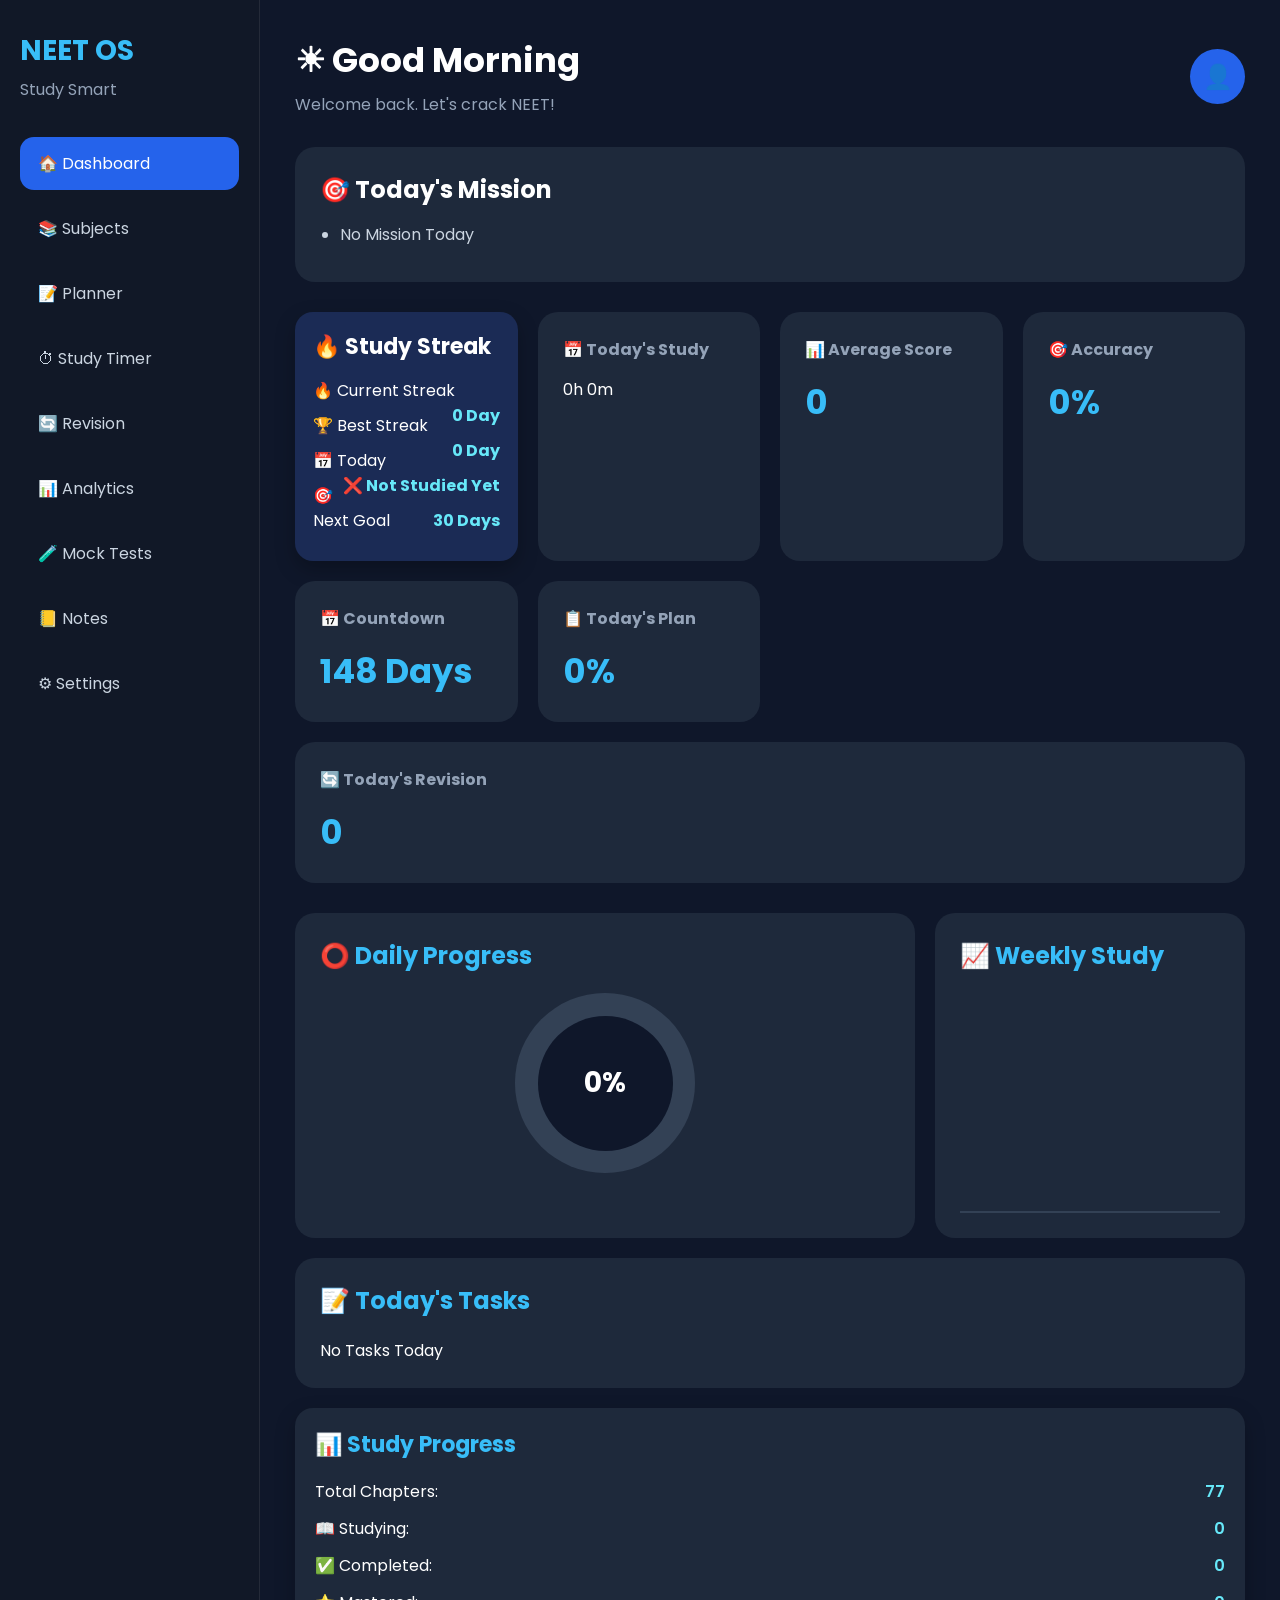
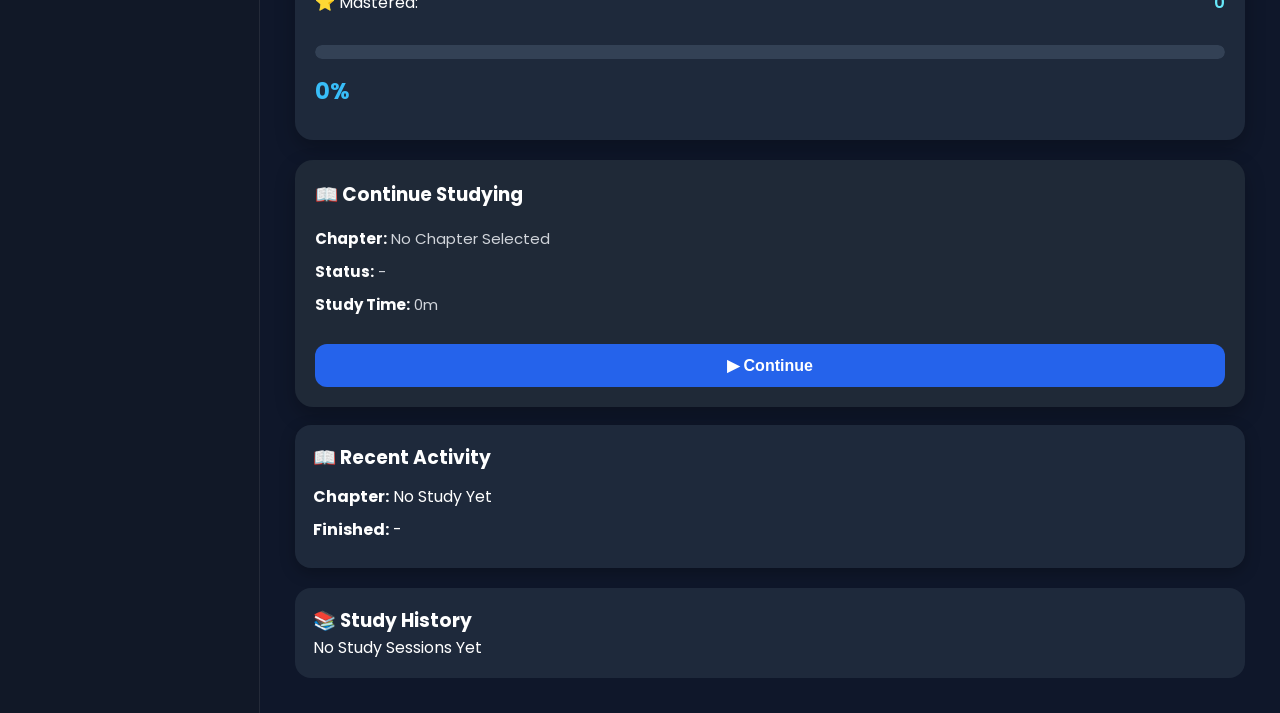
<file: index.html>
<!DOCTYPE html>
<html lang="en">
<head>
    <meta charset="UTF-8">
    <meta name="viewport" content="width=device-width, initial-scale=1.0">

    <title>NEET OS</title>

    <link rel="manifest" href="manifest.json">
    <meta name="theme-color" content="#0f172a">
    <link rel="icon" href="favicon.ico" type="image/x-icon">
    <link rel="preconnect" href="https://fonts.googleapis.com">
    <link rel="preconnect" href="https://fonts.gstatic.com" crossorigin>

    <link href="https://fonts.googleapis.com/css2?family=Poppins:wght@300;400;500;600;700&display=swap" rel="stylesheet">

    <link rel="stylesheet" href="assets/css/style.css">
</head>

<body>

<div class="app">

    <!-- Sidebar -->

    <aside class="sidebar">

        <div class="logo">
            <h2>NEET OS</h2>
            <p>Study Smart</p>
        </div>

        <nav>

            <a href="index.html" class="active">
    🏠 Dashboard
</a>

<a href="pages/subjects.html">
    📚 Subjects
</a>

<a href="pages/planner.html">
    📝 Planner
</a>

<a href="pages/timer.html">
    ⏱ Study Timer
</a>

<a href="pages/revision.html">
    🔄 Revision
</a>

<a href="pages/analytics.html">
    📊 Analytics
</a>

<a href="pages/mocktest.html">
    🧪 Mock Tests
</a>

<a href="pages/notes.html">
    📒 Notes
</a>

<a href="pages/settings.html">
    ⚙ Settings
</a>

        </nav>

    </aside>

    <!-- Main -->

    <main class="main">

        <header class="topbar">

          <button id="menuBtn" class="menu-btn">☰</button>

            <div>

                <h1>
                    👋 Good Morning
                </h1>

                <p>
                    Welcome back. Let's crack NEET!
                </p>

            </div>

            <div class="profile">

                👤

            </div>

        </header>

        <!-- Today's Mission -->

        <section class="mission">

    <h2>
        🎯 Today's Mission
    </h2>

    <ul id="missionList">

        <li>No Mission Today</li>

    </ul>

</section>

        <!-- Dashboard Cards -->

        <section class="cards">

            <div class="study-streak-card">

    <h3>🔥 Study Streak</h3>

    <p>
        🔥 Current Streak
        <span id="streakText"></span>
    </p>

    <p>
        🏆 Best Streak
        <span id="bestStreakText"></span>
    </p>

    <p>
        📅 Today
        <span id="todayStatus"></span>
    </p>

    <p>
        🎯 Next Goal
        <span id="nextGoal"></span>
    </p>

</div>

<div class="card">

    <h3>📅 Today's Study</h3>

    <p id="todayStudyTime">
        0h 0m
    </p>

</div>
            
            <div class="card">
    <h3>📊 Average Score</h3>
    <h1 id="averageScore">0</h1>
</div>

            <div class="card">
    <h3>🎯 Accuracy</h3>
    <h1 id="averageAccuracy">0%</h1>
</div>

            <div class="card">
                <h3>📅 Countdown</h3>
                <h1>281 Days</h1>
            </div>

            <div class="card">

    <h3>📋 Today's Plan</h3>

    <h1 id="todayPlanPercent">

        0%

    </h1>

</div>

        </section>


        
        <!-- Dashboard Grid -->

<div class="card revision-card">

    <h3>
        🔄 Today's Revision
    </h3>

    <h1 id="revisionDueCount">
        0
    </h1>

</div>

<section class="dashboard-grid">

    <!-- Progress -->

    <div class="panel">

        <h2>⭕ Daily Progress</h2>

       <div class="progress-ring" id="dailyProgressRing">
    <div class="inner" id="dailyProgressText">0%</div>
</div>

    </div>

    <!-- Weekly Graph -->

    <div class="panel">

        <h2>📈 Weekly Study</h2>

        <div class="graph">

    <div class="bar" id="day0"></div>

    <div class="bar" id="day1"></div>

    <div class="bar" id="day2"></div>

    <div class="bar" id="day3"></div>

    <div class="bar" id="day4"></div>

    <div class="bar" id="day5"></div>

    <div class="bar" id="day6"></div>

</div>

    </div>

</section>

<!-- Today's Tasks -->

<section class="panel" style="margin-top:20px;">

    <h2>📝 Today's Tasks</h2>

    <div id="todayTaskList">

        No Tasks Today

    </div>

</section>

<div class="dashboard-card">
    <h3>📊 Study Progress</h3>

    <p>Total Chapters: <span id="totalChapters">0</span></p>
    <p>📖 Studying: <span id="studyingCount">0</span></p>
    <p>✅ Completed: <span id="completedCount">0</span></p>
    <p>⭐ Mastered: <span id="masteredCount">0</span></p>

    <progress id="progressBar" value="0" max="100"></progress>

    <p id="progressText">0%</p>
</div>

<div class="continue-card">

    <h3>📖 Continue Studying</h3>

    <p>
        <strong>Chapter:</strong>
        <span id="continueChapter">No Chapter Selected</span>
    </p>

    <p>
        <strong>Status:</strong>
        <span id="continueStatus">-</span>
    </p>

    <p>
        <strong>Study Time:</strong>
        <span id="continueTime">0m</span>
    </p>

    <button id="continueBtn">
        ▶ Continue
    </button>

</div>

<div class="recent-card">

    <h3>📖 Recent Activity</h3>

    <p>
        <strong>Chapter:</strong>
        <span id="recentChapter">No Study Yet</span>
    </p>

    <p>
        <strong>Finished:</strong>
        <span id="recentDate">-</span>
    </p>

</div>

<div class="history-card">

    <h3>📚 Study History</h3>

    <div id="historyList">

        No Study Sessions Yet

    </div>

</div>

    </main>

</div>

<script src="assets/js/app.js"></script>

<script>
if ("serviceWorker" in navigator) {
    window.addEventListener("load", () => {
        navigator.serviceWorker.register("./sw.js")
            .then(() => {
                console.log("✅ Service Worker Registered");
            })
            .catch((err) => {
                console.error("Service Worker Error:", err);
            });
    });
}
</script>

</body>
</html>
</file>
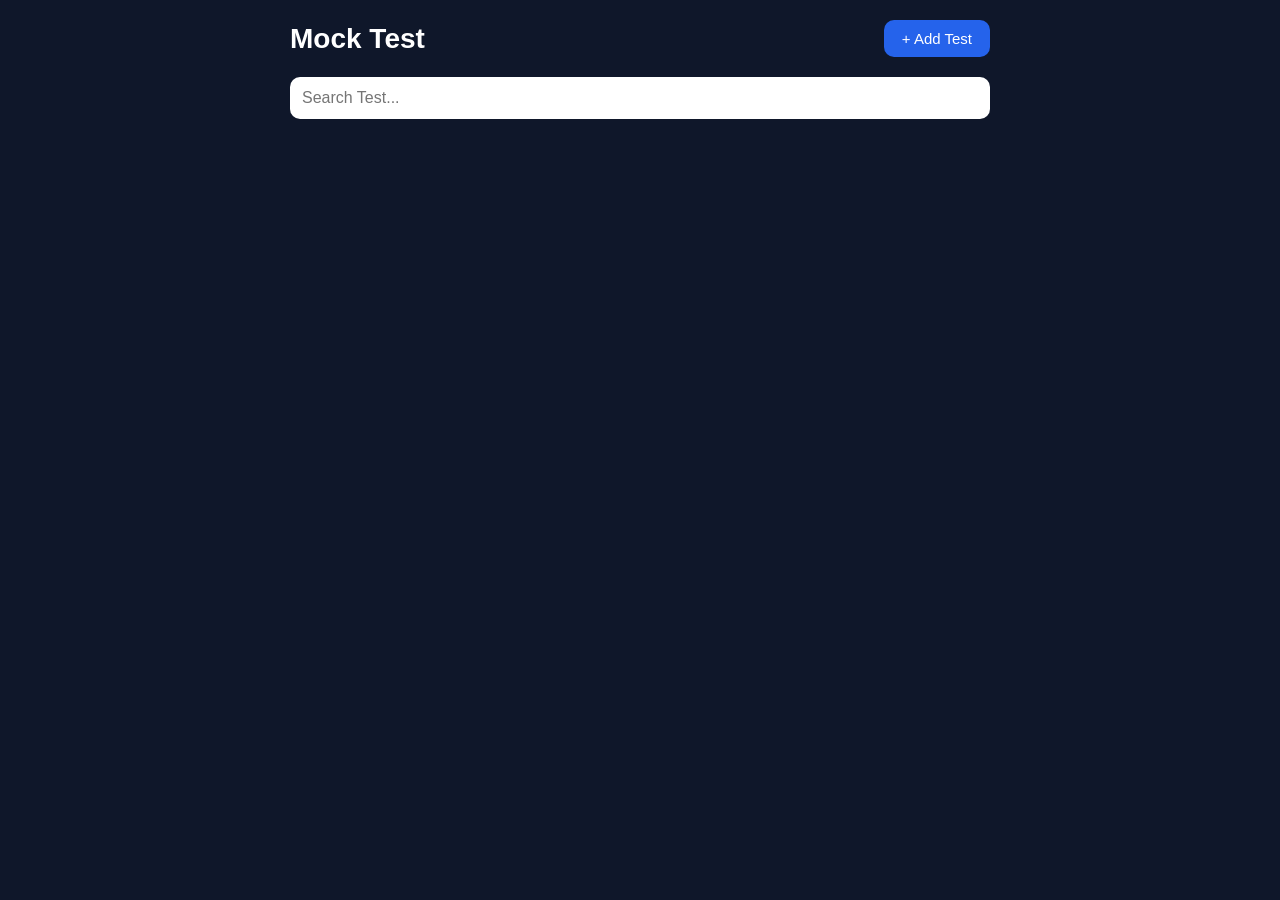
<file: pages/mocktest.html>
<!DOCTYPE html>
<html lang="en">
<head>
    <meta charset="UTF-8">
    <meta name="viewport" content="width=device-width, initial-scale=1.0">

    <title>Mock Test</title>

    <link rel="stylesheet" href="../assets/css/mocktest.css">
</head>
<body>

    <div class="container">

        <div class="header">
            <h1>Mock Test</h1>

            <button id="addTestBtn">
                + Add Test
            </button>
        </div>

        <div class="searchBox">
            <input
                type="text"
                id="searchInput"
                placeholder="Search Test..."
            >
        </div>

        <div id="testList">
           

</div>

 <div id="testModal" class="modal">

    <div class="modalContent">

        <h2>Add Mock Test</h2>

        <input
            type="text"
            id="testName"
            placeholder="Test Name"
        >

        <input
            type="number"
            id="totalQuestions"
            placeholder="Total Questions"
        >

        <input
            type="number"
            id="correctQuestions"
            placeholder="Correct Questions"
        >

        <input
            type="number"
            id="wrongQuestions"
            placeholder="Wrong Questions"
        >

        <div class="btnGroup">

            <button id="saveTestBtn">
                Save Test
            </button>

            <button id="closeModalBtn">
                Cancel
            </button>

        </div>

    </div>

        </div>

    </div>

    <script src="../assets/js/mocktest.js"></script>
</body>
</html>
</file>
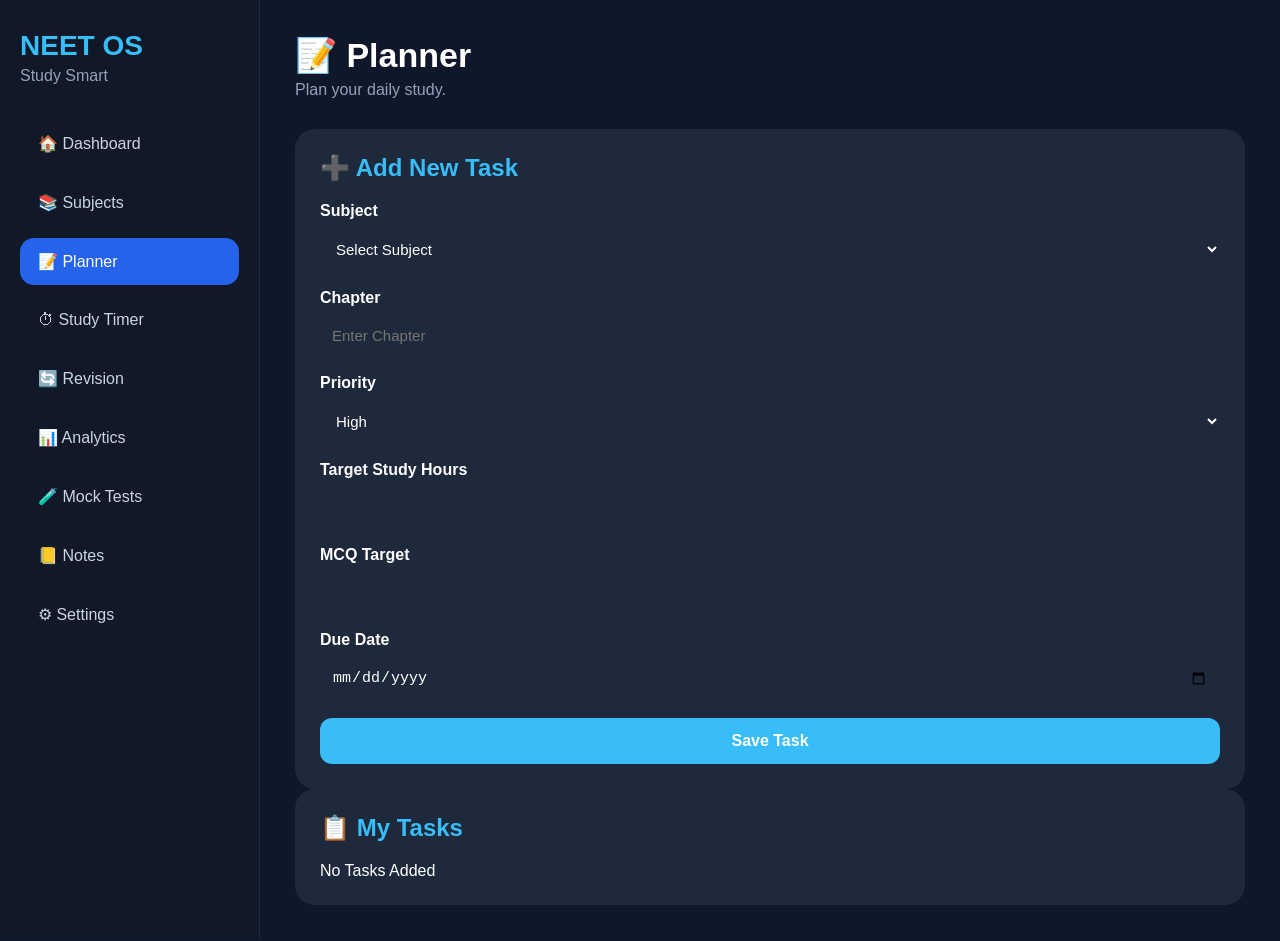
<file: pages/planner.html>
<!DOCTYPE html>
<html lang="en">
<head>

    <meta charset="UTF-8">

    <meta name="viewport"
          content="width=device-width, initial-scale=1.0">

    <title>Planner | NEET OS</title>

    <link rel="stylesheet"
          href="../assets/css/style.css">

</head>

<body>

<div class="app">

    <!-- Sidebar -->

    <aside class="sidebar">

        <div class="logo">

            <h2>NEET OS</h2>

            <p>Study Smart</p>

        </div>

        <nav>

            <a href="../index.html">
                🏠 Dashboard
            </a>

            <a href="subjects.html">
                📚 Subjects
            </a>

            <a href="planner.html"
               class="active">
                📝 Planner
            </a>

            <a href="timer.html">
                ⏱ Study Timer
            </a>

            <a href="revision.html">
                🔄 Revision
            </a>

            <a href="analytics.html">
                📊 Analytics
            </a>

            <a href="mocktest.html">
                🧪 Mock Tests
            </a>

            <a href="notes.html">
                📒 Notes
            </a>

            <a href="settings.html">
                ⚙ Settings
            </a>

        </nav>

    </aside>

    <!-- Main -->

    <main class="main">

        <header class="topbar">

            <div>

                <h1>
                    📝 Planner
                </h1>

                <p>
                    Plan your daily study.
                </p>

            </div>

        </header>

        <!-- Planner Form -->

        <section class="panel">

            <h2>
                ➕ Add New Task
            </h2>

            <form id="plannerForm">

                <div class="form-group">

                    <label>
                        Subject
                    </label>

                    <select id="subject">

                        <option value="">
                            Select Subject
                        </option>

                        <option>
                            Biology
                        </option>

                        <option>
                            Chemistry
                        </option>

                        <option>
                            Physics
                        </option>

                    </select>

                </div>

                <div class="form-group">

                    <label>
                        Chapter
                    </label>

                    <input
                        type="text"
                        id="chapter"
                        placeholder="Enter Chapter">

                </div>

                <div class="form-group">

                    <label>
                        Priority
                    </label>

                    <select id="priority">

                        <option>
                            High
                        </option>

                        <option>
                            Medium
                        </option>

                        <option>
                            Low
                        </option>

                    </select>

                </div>

                <div class="form-group">

                    <label>
                        Target Study Hours
                    </label>

                    <input
                        type="number"
                        id="hours">

                </div>

                <div class="form-group">

                    <label>
                        MCQ Target
                    </label>

                    <input
                        type="number"
                        id="mcq">

                </div>

                <div class="form-group">

                    <label>
                        Due Date
                    </label>

                    <input
                        type="date"
                        id="dueDate">

                </div>

                <button
                    type="submit">

                    Save Task

                </button>

            </form>

        </section>

        <!-- Task List -->

        <section class="panel">

            <h2>
                📋 My Tasks
            </h2>

            <div id="taskList">

                No Tasks Added

            </div>

        </section>

    </main>

</div>

<script src="../assets/js/planner.js"></script>

</body>
</html>
</file>
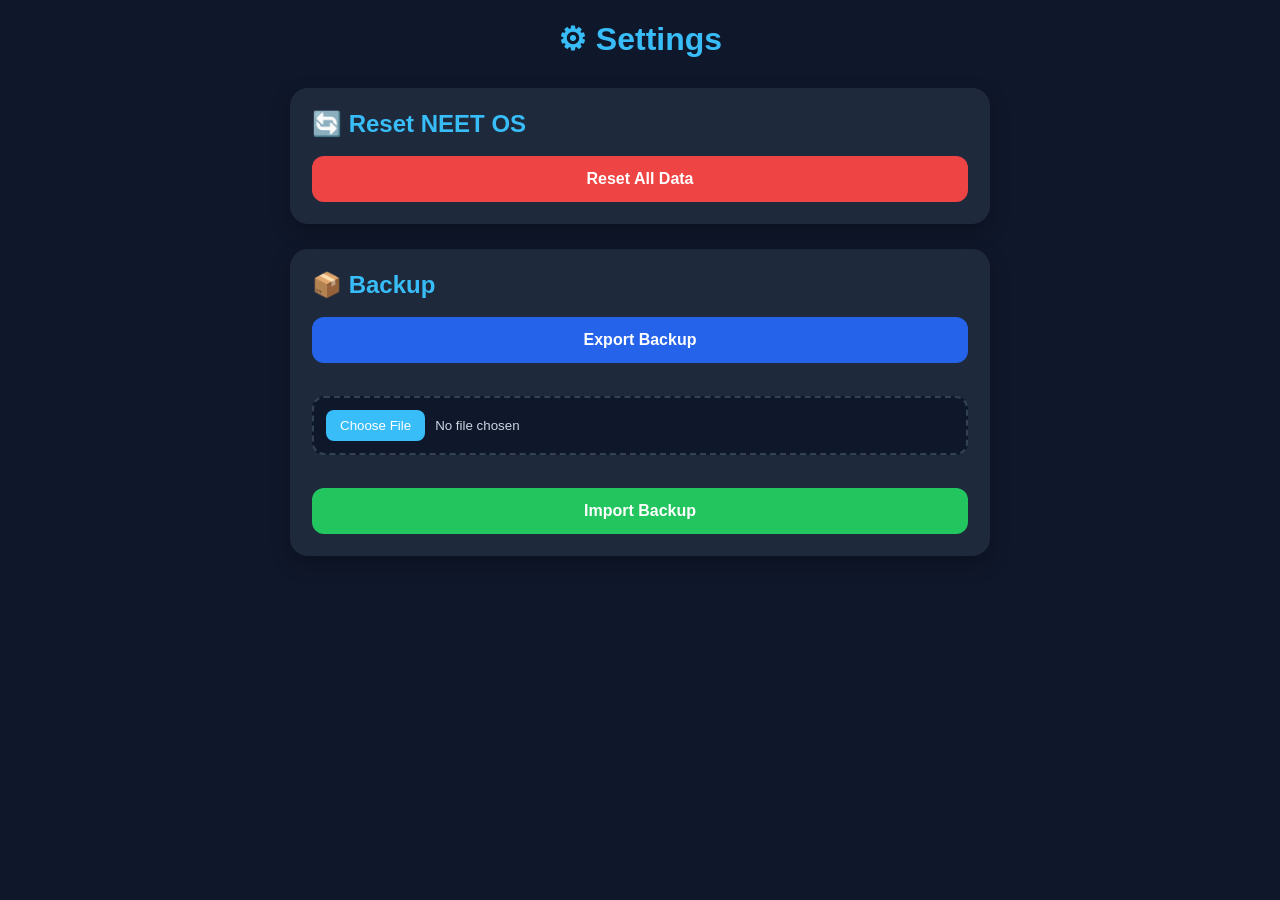
<file: pages/settings.html>
<!DOCTYPE html>
<html lang="en">

<head>

<meta charset="UTF-8">

<meta name="viewport"
content="width=device-width, initial-scale=1.0">

<title>Settings</title>

<link rel="stylesheet"
href="../assets/css/settings.css">

</head>

<body>

<div class="container">

    <h1>
        ⚙ Settings
    </h1>

    <div class="settingCard">

        <h2>
            🔄 Reset NEET OS
        </h2>

        <button id="resetBtn">

            Reset All Data

        </button>

    </div>

    <div class="settingCard">

        <h2>
            📦 Backup

        </h2>

        <button id="exportBtn">

            Export Backup

        </button>

        <br><br>

        <input
            type="file"
            id="importFile"
            accept=".json"
        >

        <br><br>

        <button id="importBtn">

            Import Backup

        </button>

    </div>

</div>

<script src="../assets/js/settings.js"></script>

</body>

</html>
</file>
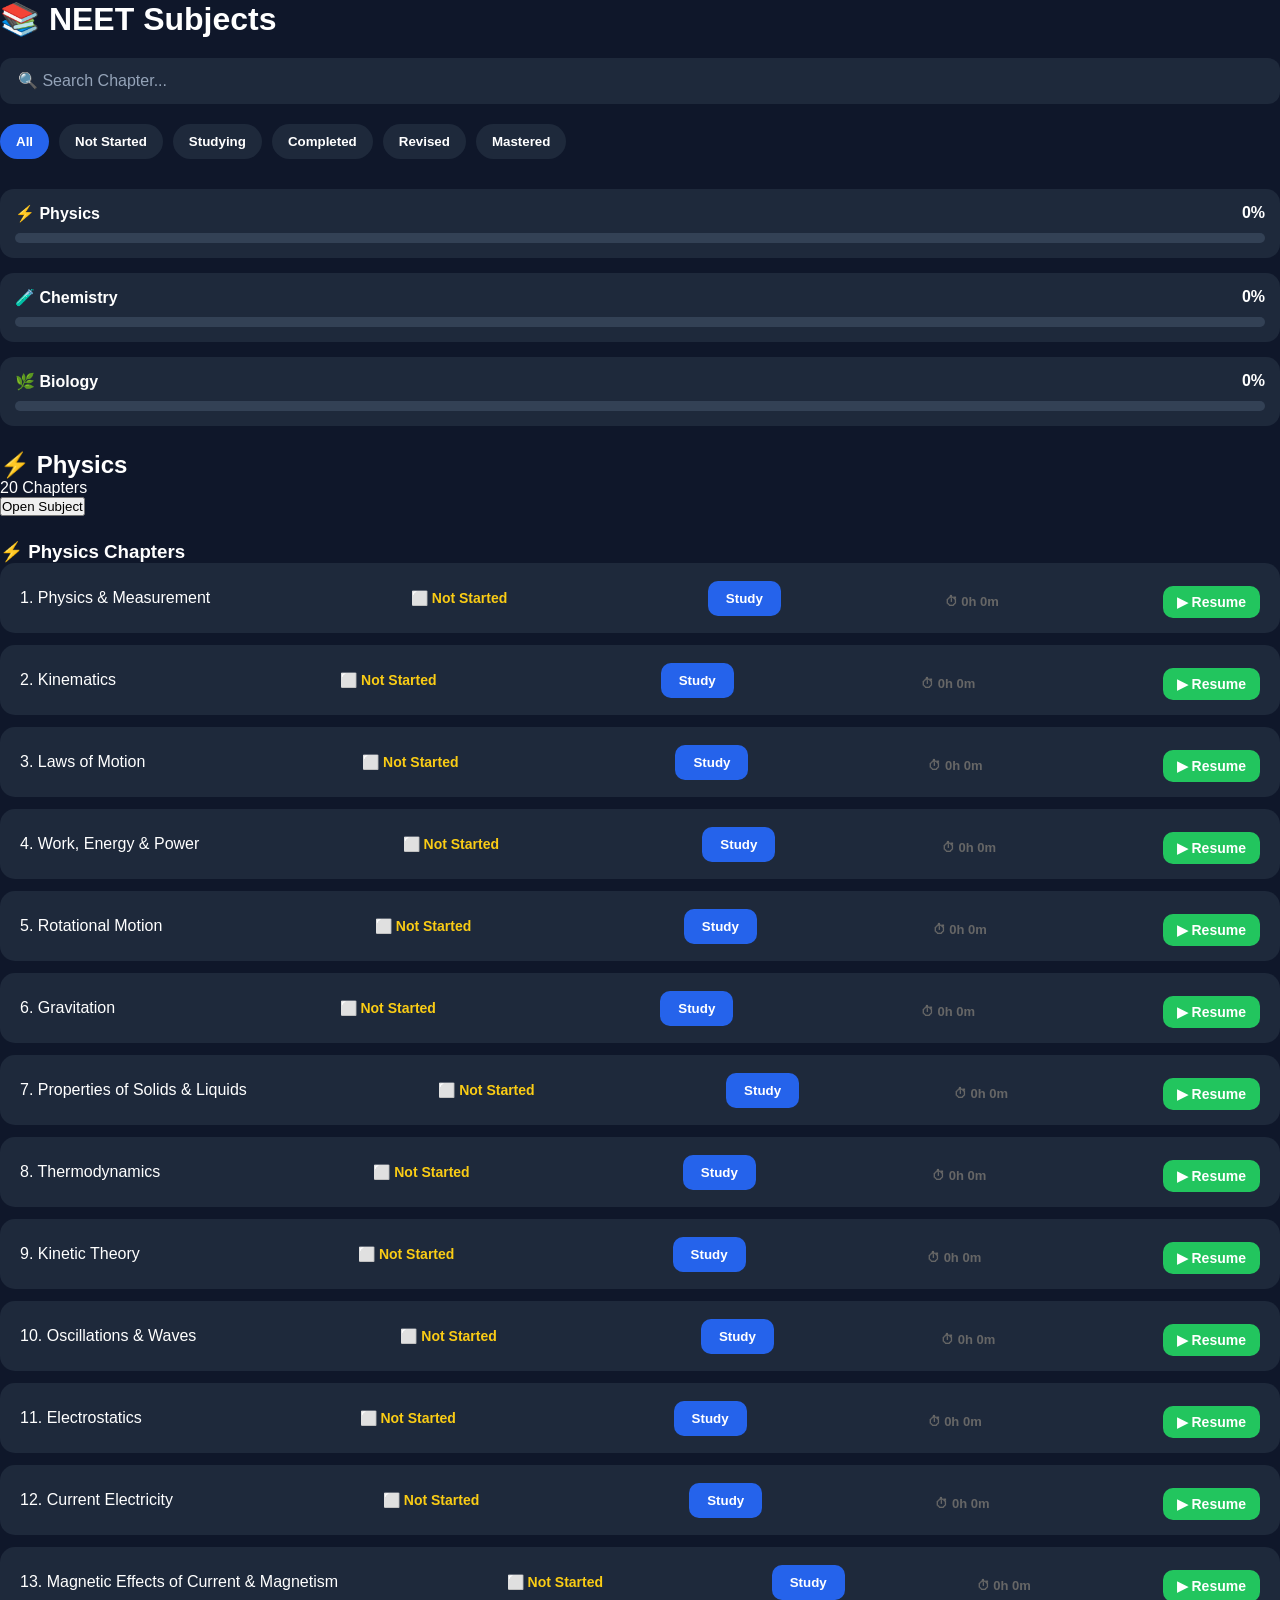
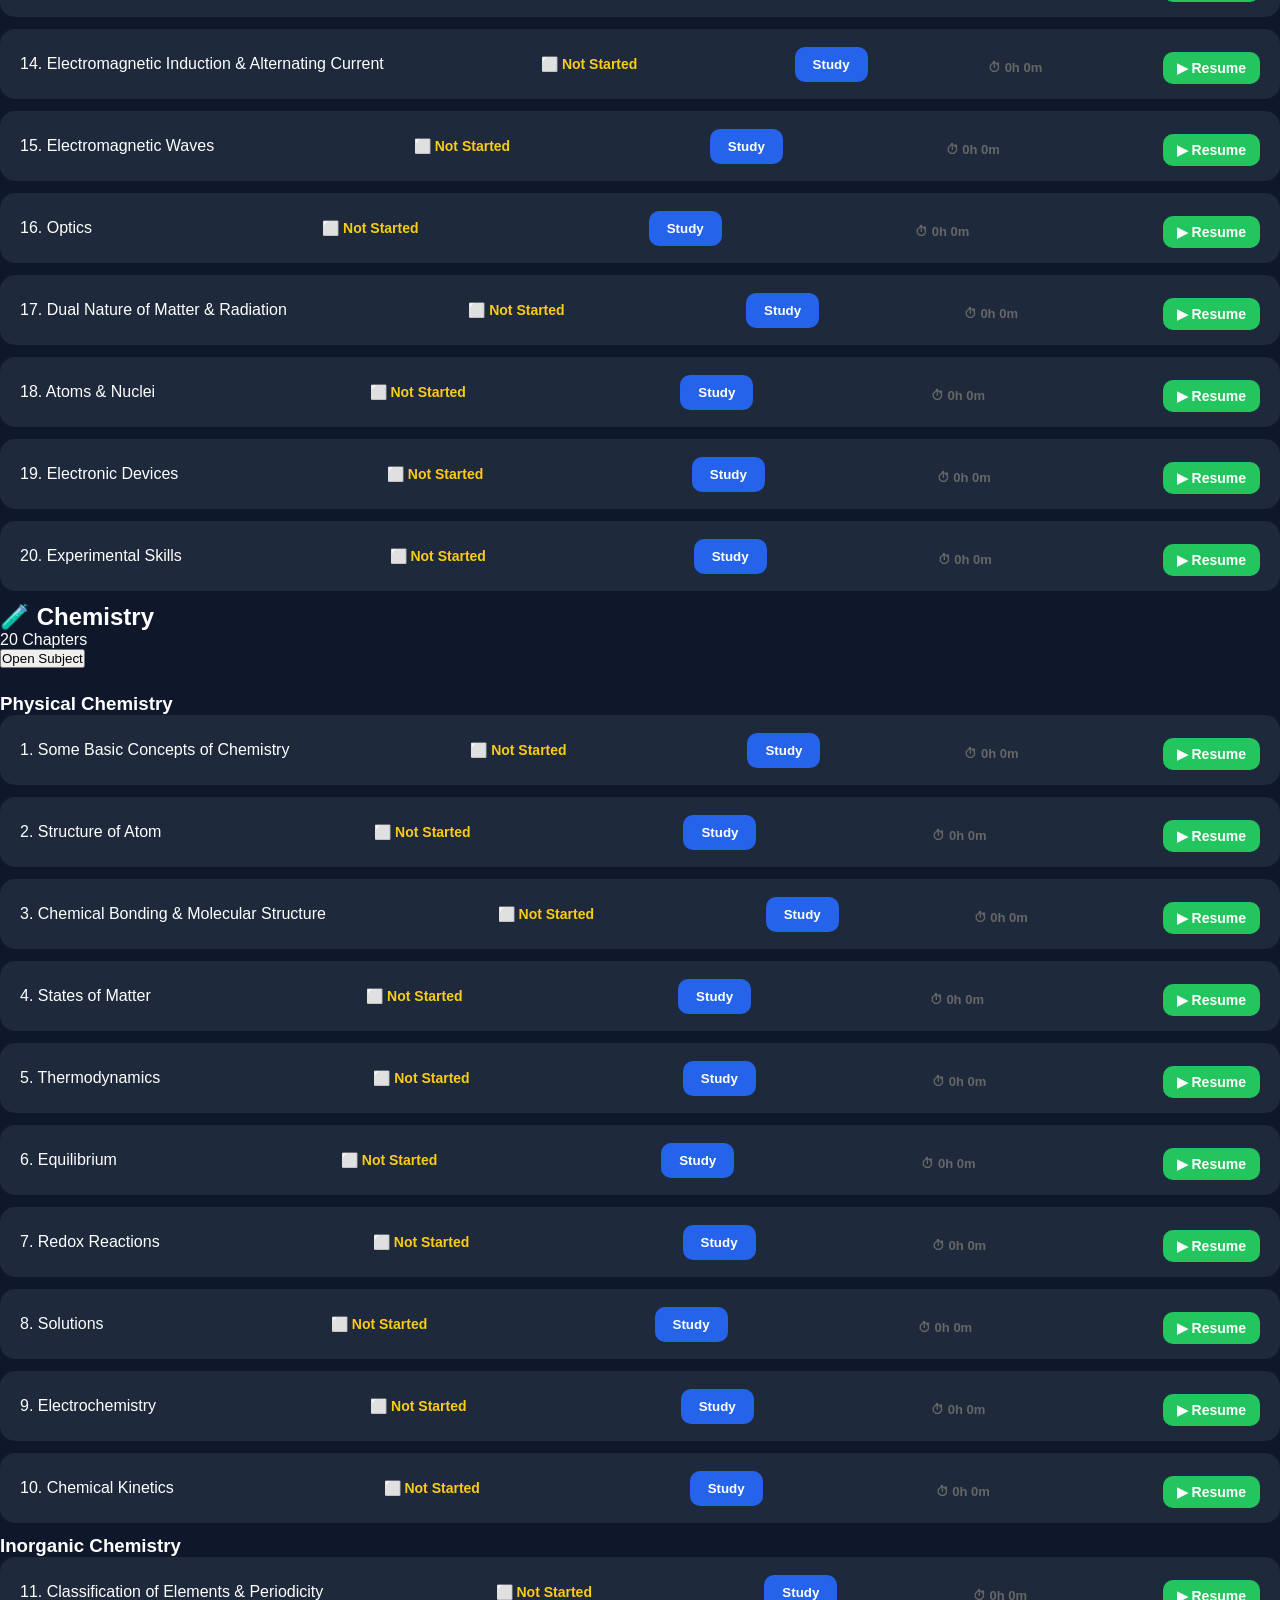
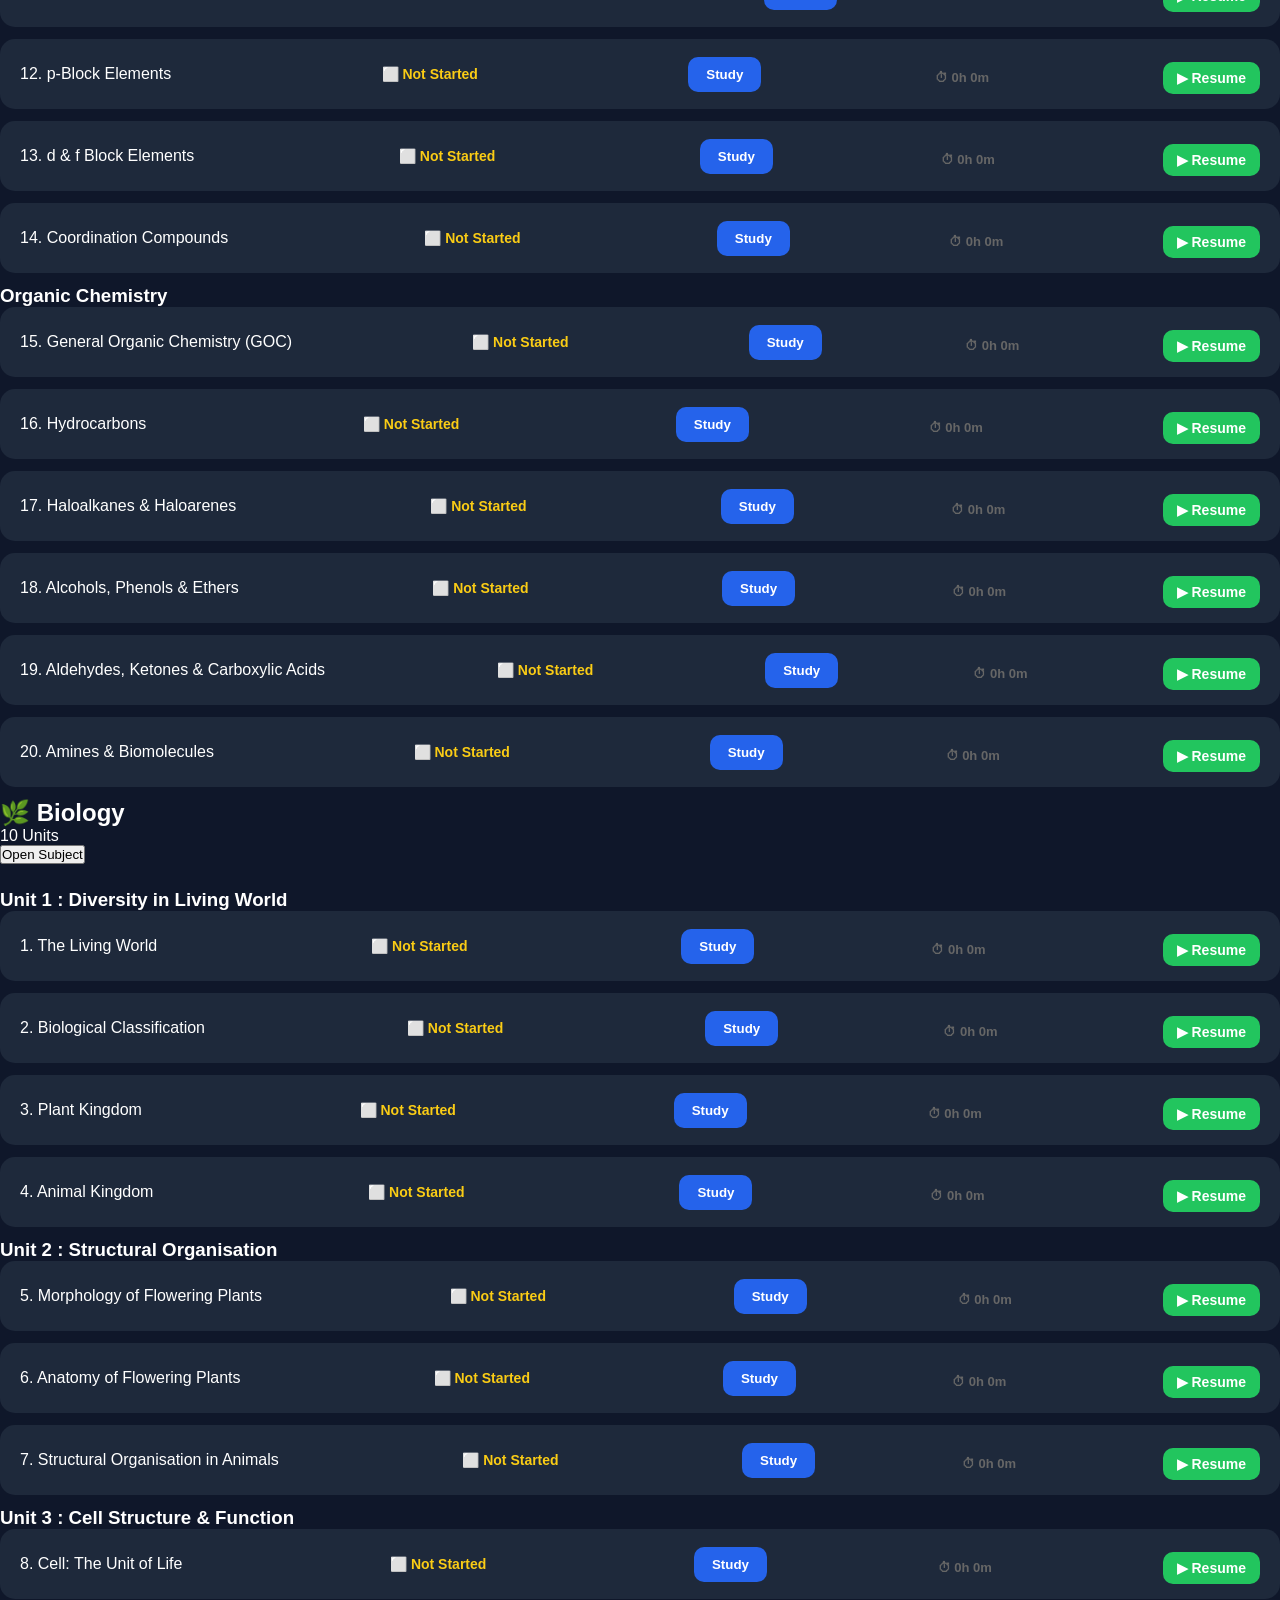
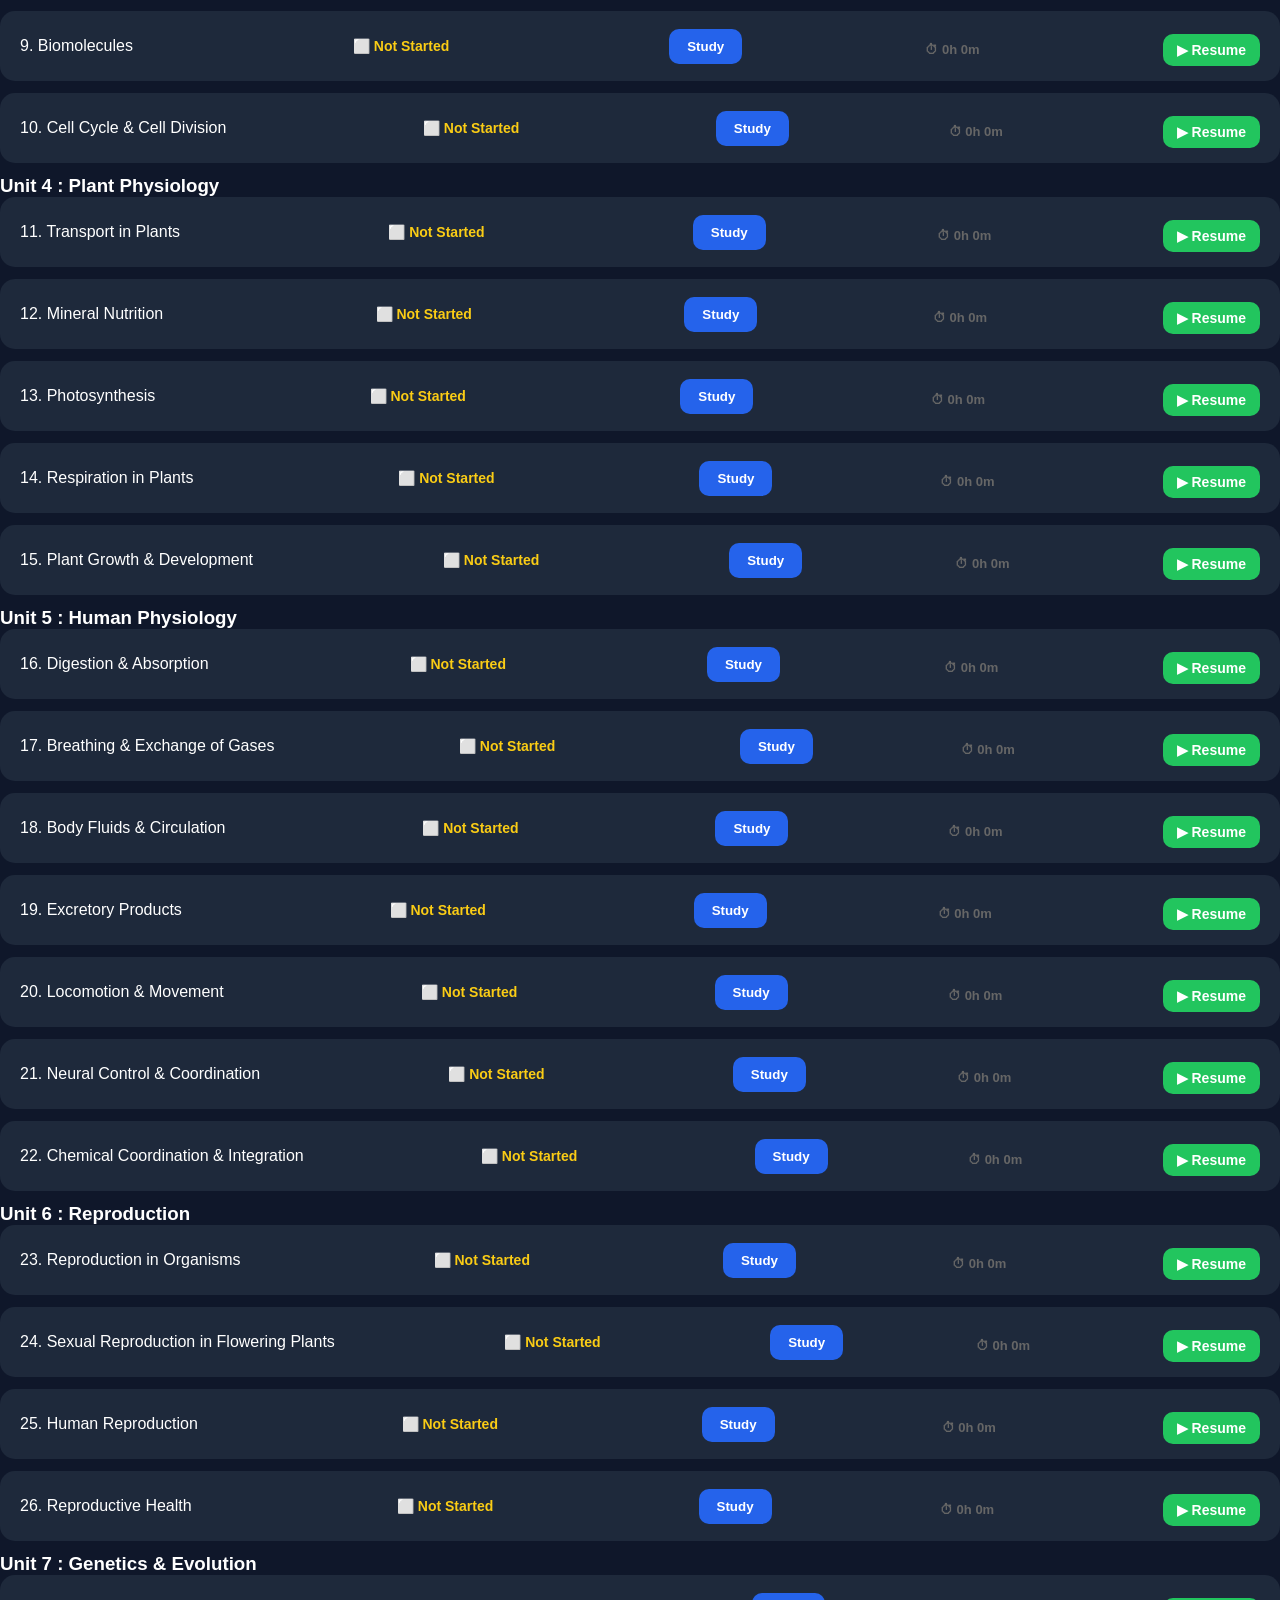
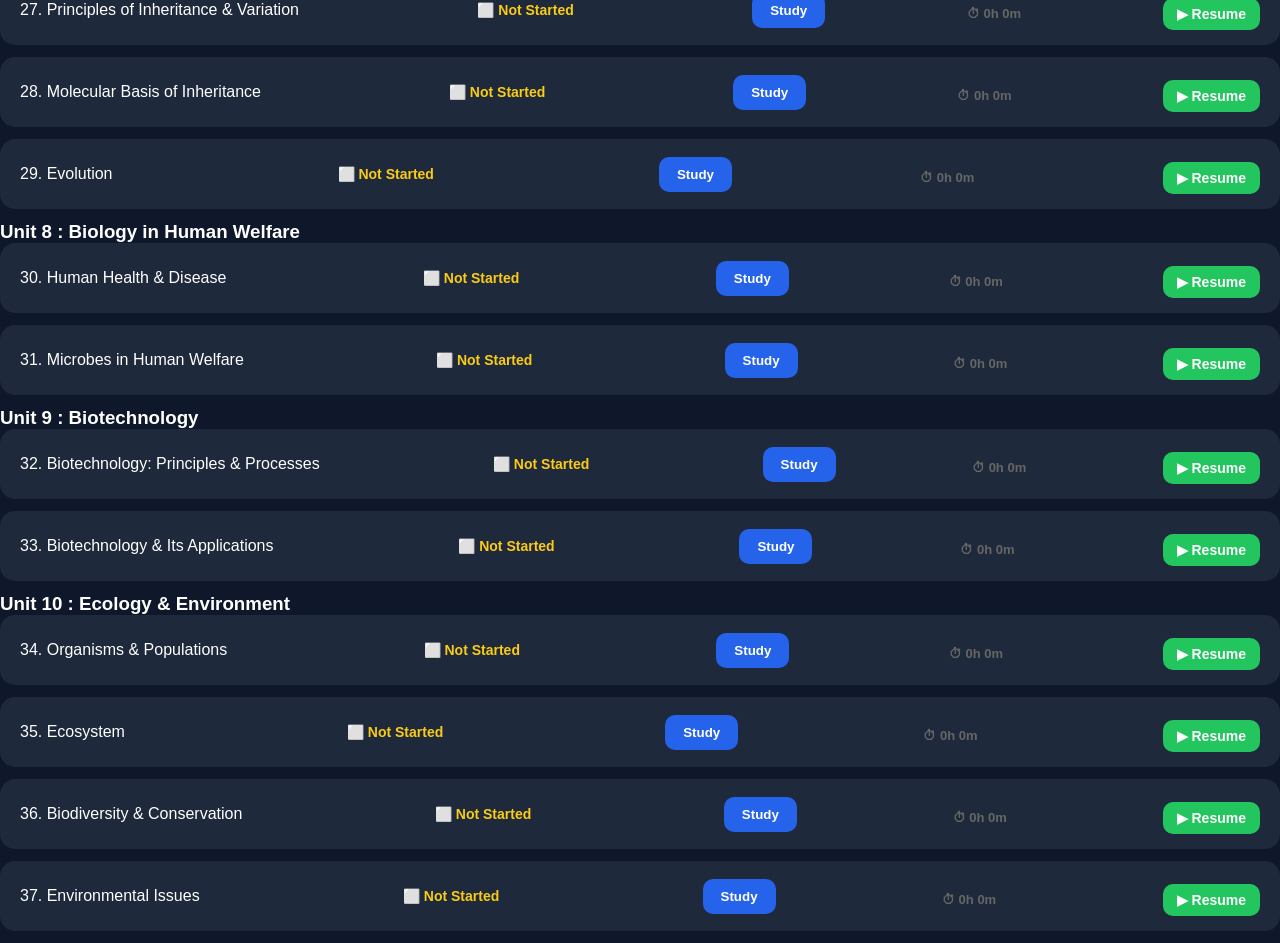
<file: pages/subjects.html>
<!DOCTYPE html>
<html lang="en">
<head>
    <meta charset="UTF-8">
    <meta name="viewport" content="width=device-width, initial-scale=1.0">
    <title>Subjects | NEET OS</title>

    <link rel="stylesheet" href="../assets/css/style.css">
    <link rel="stylesheet" href="../assets/css/subjects.css">
</head>
<body>

<div class="subjects-page">

    <h1>📚 NEET Subjects</h1>

<div class="search-box">
    <input
        type="text"
        id="chapterSearch"
        placeholder="🔍 Search Chapter..."
    >
</div>

<div class="filter-bar">

    <button class="filter-btn active" data-filter="all">All</button>

    <button class="filter-btn" data-filter="⬜ Not Started">Not Started</button>

    <button class="filter-btn" data-filter="📖 Studying">Studying</button>

    <button class="filter-btn" data-filter="✅ Completed">Completed</button>

    <button class="filter-btn" data-filter="🔄 Revised">Revised</button>

    <button class="filter-btn" data-filter="⭐ Mastered">Mastered</button>

</div>

<div class="progress-section">

    <div class="progress-card">
        <div class="progress-title">
            ⚡ Physics
            <span id="physicsPercent">0%</span>
        </div>

        <div class="progress-bar">
            <div id="physicsBar" class="progress-fill"></div>
        </div>
    </div>

    <div class="progress-card">
        <div class="progress-title">
            🧪 Chemistry
            <span id="chemistryPercent">0%</span>
        </div>

        <div class="progress-bar">
            <div id="chemistryBar" class="progress-fill"></div>
        </div>
    </div>

    <div class="progress-card">
        <div class="progress-title">
            🌿 Biology
            <span id="biologyPercent">0%</span>
        </div>

        <div class="progress-bar">
            <div id="biologyBar" class="progress-fill"></div>
        </div>
    </div>

</div>

    <div class="subject-card physics">

    <h2>⚡ Physics</h2>

    <p>20 Chapters</p>

    <button>Open Subject</button>

    <div class="chapter-list">

        <h3>⚡ Physics Chapters</h3>

        <div class="chapter">
            <span>1. Physics & Measurement</span>
            <button class="study-btn">Study</button>
        </div>

        <div class="chapter">
            <span>2. Kinematics</span>
            <button class="study-btn">Study</button>
        </div>

        <div class="chapter">
            <span>3. Laws of Motion</span>
            <button class="study-btn">Study</button>
        </div>

        <div class="chapter">
            <span>4. Work, Energy & Power</span>
            <button class="study-btn">Study</button>
        </div>

        <div class="chapter">
            <span>5. Rotational Motion</span>
            <button class="study-btn">Study</button>
        </div>

        <div class="chapter">
            <span>6. Gravitation</span>
            <button class="study-btn">Study</button>
        </div>

        <div class="chapter">
            <span>7. Properties of Solids & Liquids</span>
            <button class="study-btn">Study</button>
        </div>

        <div class="chapter">
            <span>8. Thermodynamics</span>
            <button class="study-btn">Study</button>
        </div>

        <div class="chapter">
            <span>9. Kinetic Theory</span>
            <button class="study-btn">Study</button>
        </div>

        <div class="chapter">
            <span>10. Oscillations & Waves</span>
            <button class="study-btn">Study</button>
        </div>

        <div class="chapter">
            <span>11. Electrostatics</span>
            <button class="study-btn">Study</button>
        </div>

        <div class="chapter">
            <span>12. Current Electricity</span>
            <button class="study-btn">Study</button>
        </div>

        <div class="chapter">
            <span>13. Magnetic Effects of Current & Magnetism</span>
            <button class="study-btn">Study</button>
        </div>

        <div class="chapter">
            <span>14. Electromagnetic Induction & Alternating Current</span>
            <button class="study-btn">Study</button>
        </div>

        <div class="chapter">
            <span>15. Electromagnetic Waves</span>
            <button class="study-btn">Study</button>
        </div>

        <div class="chapter">
            <span>16. Optics</span>
            <button class="study-btn">Study</button>
        </div>

        <div class="chapter">
            <span>17. Dual Nature of Matter & Radiation</span>
            <button class="study-btn">Study</button>
        </div>

        <div class="chapter">
            <span>18. Atoms & Nuclei</span>
            <button class="study-btn">Study</button>
        </div>

        <div class="chapter">
            <span>19. Electronic Devices</span>
            <button class="study-btn">Study</button>
        </div>

        <div class="chapter">
            <span>20. Experimental Skills</span>
            <button class="study-btn">Study</button>
        </div>

    </div>

</div>

    <div class="subject-card chemistry">

    <h2>🧪 Chemistry</h2>

    <p>20 Chapters</p>

    <button>Open Subject</button>

    <div class="chapter-list">

        <h3>Physical Chemistry</h3>

        <div class="chapter">
            <span>1. Some Basic Concepts of Chemistry</span>
            <button class="study-btn">Study</button>
        </div>

        <div class="chapter">
            <span>2. Structure of Atom</span>
            <button class="study-btn">Study</button>
        </div>

        <div class="chapter">
            <span>3. Chemical Bonding & Molecular Structure</span>
            <button class="study-btn">Study</button>
        </div>

        <div class="chapter">
            <span>4. States of Matter</span>
            <button class="study-btn">Study</button>
        </div>

        <div class="chapter">
            <span>5. Thermodynamics</span>
            <button class="study-btn">Study</button>
        </div>

        <div class="chapter">
            <span>6. Equilibrium</span>
            <button class="study-btn">Study</button>
        </div>

        <div class="chapter">
            <span>7. Redox Reactions</span>
            <button class="study-btn">Study</button>
        </div>

        <div class="chapter">
            <span>8. Solutions</span>
            <button class="study-btn">Study</button>
        </div>

        <div class="chapter">
            <span>9. Electrochemistry</span>
            <button class="study-btn">Study</button>
        </div>

        <div class="chapter">
            <span>10. Chemical Kinetics</span>
            <button class="study-btn">Study</button>
        </div>

        <h3>Inorganic Chemistry</h3>

        <div class="chapter">
            <span>11. Classification of Elements & Periodicity</span>
            <button class="study-btn">Study</button>
        </div>

        <div class="chapter">
            <span>12. p-Block Elements</span>
            <button class="study-btn">Study</button>
        </div>

        <div class="chapter">
            <span>13. d & f Block Elements</span>
            <button class="study-btn">Study</button>
        </div>

        <div class="chapter">
            <span>14. Coordination Compounds</span>
            <button class="study-btn">Study</button>
        </div>

        <h3>Organic Chemistry</h3>

        <div class="chapter">
            <span>15. General Organic Chemistry (GOC)</span>
            <button class="study-btn">Study</button>
        </div>

        <div class="chapter">
            <span>16. Hydrocarbons</span>
            <button class="study-btn">Study</button>
        </div>

        <div class="chapter">
            <span>17. Haloalkanes & Haloarenes</span>
            <button class="study-btn">Study</button>
        </div>

        <div class="chapter">
            <span>18. Alcohols, Phenols & Ethers</span>
            <button class="study-btn">Study</button>
        </div>

        <div class="chapter">
            <span>19. Aldehydes, Ketones & Carboxylic Acids</span>
            <button class="study-btn">Study</button>
        </div>

        <div class="chapter">
            <span>20. Amines & Biomolecules</span>
            <button class="study-btn">Study</button>
        </div>

    </div>

</div>
    <div class="subject-card biology">

    <h2>🌿 Biology</h2>

    <p>10 Units</p>

    <button>Open Subject</button>

    <div class="chapter-list">

        <h3>Unit 1 : Diversity in Living World</h3>

        <div class="chapter">
            <span>1. The Living World</span>
            <button class="study-btn">Study</button>
        </div>

        <div class="chapter">
            <span>2. Biological Classification</span>
            <button class="study-btn">Study</button>
        </div>

        <div class="chapter">
            <span>3. Plant Kingdom</span>
            <button class="study-btn">Study</button>
        </div>

        <div class="chapter">
            <span>4. Animal Kingdom</span>
            <button class="study-btn">Study</button>
        </div>

        <h3>Unit 2 : Structural Organisation</h3>

        <div class="chapter">
            <span>5. Morphology of Flowering Plants</span>
            <button class="study-btn">Study</button>
        </div>

        <div class="chapter">
            <span>6. Anatomy of Flowering Plants</span>
            <button class="study-btn">Study</button>
        </div>

        <div class="chapter">
            <span>7. Structural Organisation in Animals</span>
            <button class="study-btn">Study</button>
        </div>

        <h3>Unit 3 : Cell Structure & Function</h3>

        <div class="chapter">
            <span>8. Cell: The Unit of Life</span>
            <button class="study-btn">Study</button>
        </div>

        <div class="chapter">
            <span>9. Biomolecules</span>
            <button class="study-btn">Study</button>
        </div>

        <div class="chapter">
            <span>10. Cell Cycle & Cell Division</span>
            <button class="study-btn">Study</button>
        </div>

        <h3>Unit 4 : Plant Physiology</h3>

        <div class="chapter">
            <span>11. Transport in Plants</span>
            <button class="study-btn">Study</button>
        </div>

        <div class="chapter">
            <span>12. Mineral Nutrition</span>
            <button class="study-btn">Study</button>
        </div>

        <div class="chapter">
            <span>13. Photosynthesis</span>
            <button class="study-btn">Study</button>
        </div>

        <div class="chapter">
            <span>14. Respiration in Plants</span>
            <button class="study-btn">Study</button>
        </div>

        <div class="chapter">
            <span>15. Plant Growth & Development</span>
            <button class="study-btn">Study</button>
        </div>

        <h3>Unit 5 : Human Physiology</h3>

        <div class="chapter">
            <span>16. Digestion & Absorption</span>
            <button class="study-btn">Study</button>
        </div>

        <div class="chapter">
            <span>17. Breathing & Exchange of Gases</span>
            <button class="study-btn">Study</button>
        </div>

        <div class="chapter">
            <span>18. Body Fluids & Circulation</span>
            <button class="study-btn">Study</button>
        </div>

        <div class="chapter">
            <span>19. Excretory Products</span>
            <button class="study-btn">Study</button>
        </div>

        <div class="chapter">
            <span>20. Locomotion & Movement</span>
            <button class="study-btn">Study</button>
        </div>

        <div class="chapter">
            <span>21. Neural Control & Coordination</span>
            <button class="study-btn">Study</button>
        </div>

        <div class="chapter">
            <span>22. Chemical Coordination & Integration</span>
            <button class="study-btn">Study</button>
        </div>

        <h3>Unit 6 : Reproduction</h3>

        <div class="chapter">
            <span>23. Reproduction in Organisms</span>
            <button class="study-btn">Study</button>
        </div>

        <div class="chapter">
            <span>24. Sexual Reproduction in Flowering Plants</span>
            <button class="study-btn">Study</button>
        </div>

        <div class="chapter">
            <span>25. Human Reproduction</span>
            <button class="study-btn">Study</button>
        </div>

        <div class="chapter">
            <span>26. Reproductive Health</span>
            <button class="study-btn">Study</button>
        </div>

        <h3>Unit 7 : Genetics & Evolution</h3>

        <div class="chapter">
            <span>27. Principles of Inheritance & Variation</span>
            <button class="study-btn">Study</button>
        </div>

        <div class="chapter">
            <span>28. Molecular Basis of Inheritance</span>
            <button class="study-btn">Study</button>
        </div>

        <div class="chapter">
            <span>29. Evolution</span>
            <button class="study-btn">Study</button>
        </div>

        <h3>Unit 8 : Biology in Human Welfare</h3>

        <div class="chapter">
            <span>30. Human Health & Disease</span>
            <button class="study-btn">Study</button>
        </div>

        <div class="chapter">
            <span>31. Microbes in Human Welfare</span>
            <button class="study-btn">Study</button>
        </div>

        <h3>Unit 9 : Biotechnology</h3>

        <div class="chapter">
            <span>32. Biotechnology: Principles & Processes</span>
            <button class="study-btn">Study</button>
        </div>

        <div class="chapter">
            <span>33. Biotechnology & Its Applications</span>
            <button class="study-btn">Study</button>
        </div>

        <h3>Unit 10 : Ecology & Environment</h3>

        <div class="chapter">
            <span>34. Organisms & Populations</span>
            <button class="study-btn">Study</button>
        </div>

        <div class="chapter">
            <span>35. Ecosystem</span>
            <button class="study-btn">Study</button>
        </div>

        <div class="chapter">
            <span>36. Biodiversity & Conservation</span>
            <button class="study-btn">Study</button>
        </div>

        <div class="chapter">
            <span>37. Environmental Issues</span>
            <button class="study-btn">Study</button>
        </div>

    </div>

</div>

<script src="../assets/js/revision.js"></script>
<script src="../assets/js/subjects.js"></script>

</body>
</html>
</file>
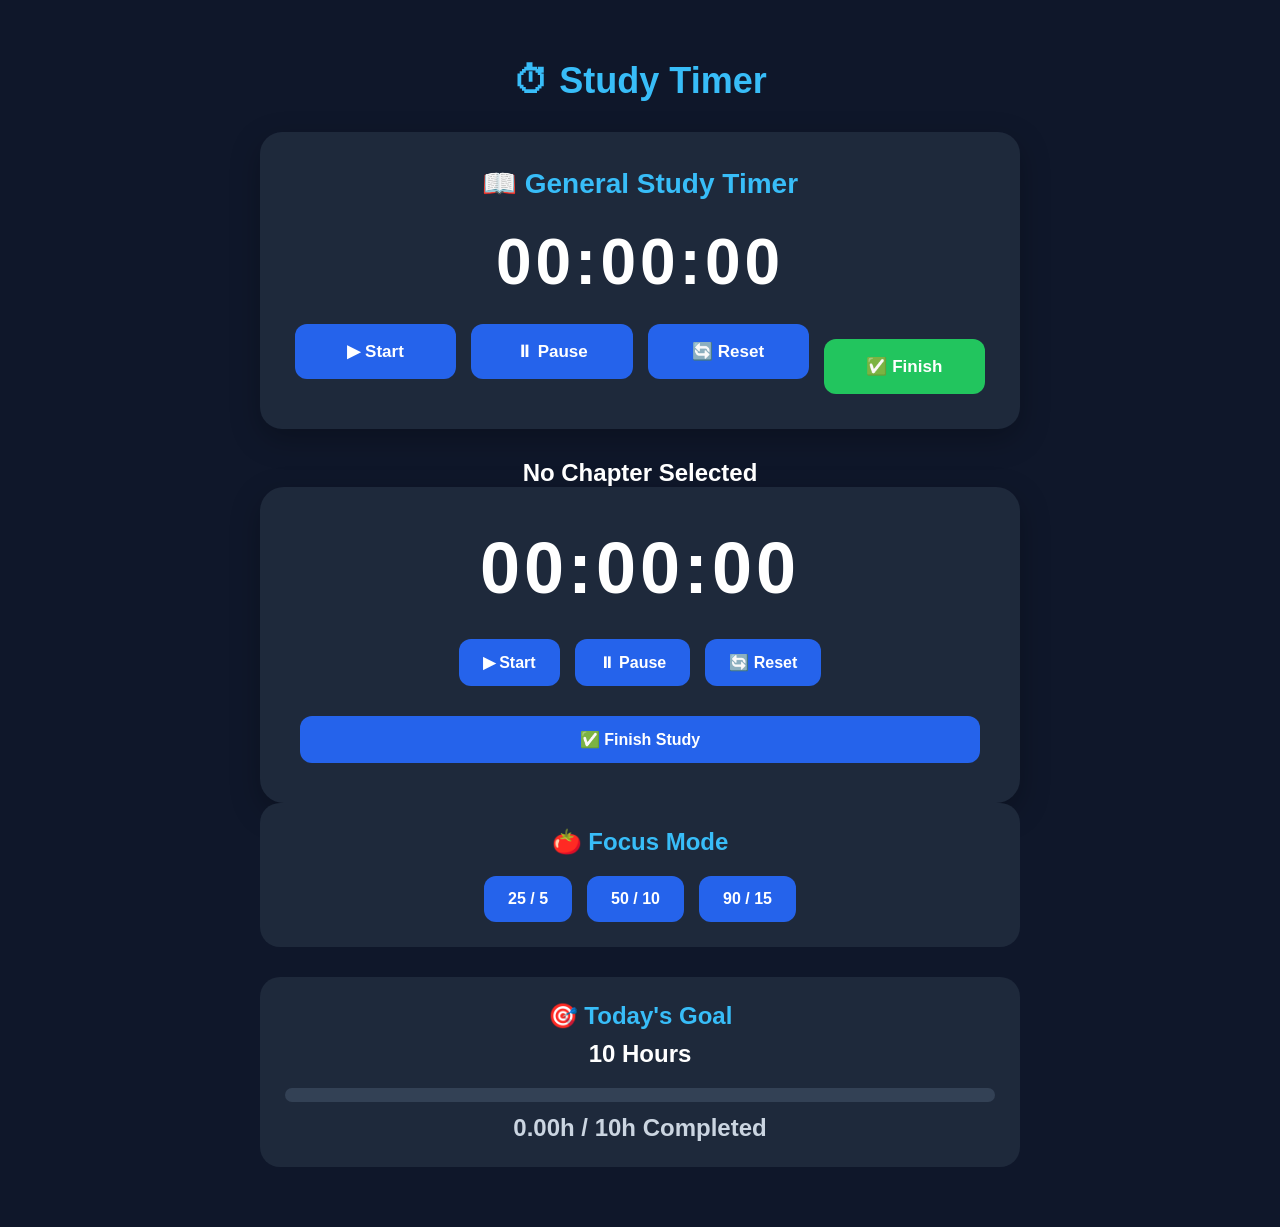
<file: pages/timer.html>
<!DOCTYPE html>
<html lang="en">
<head>
    <meta charset="UTF-8">
    <meta name="viewport" content="width=device-width, initial-scale=1.0">
    <title>Study Timer | NEET OS</title>

    <link rel="stylesheet" href="../assets/css/style.css">
    <link rel="stylesheet" href="../assets/css/timer.css">
</head>
<body>

<div class="timer-page">

    <h1>⏱ Study Timer</h1>

<div class="general-timer-card">

    <h2>📖 General Study Timer</h2>

    <div id="generalTimerDisplay" class="timer-display">
        00:00:00
    </div>

    <div class="timer-buttons">

        <button id="generalStartBtn">▶ Start</button>

        <button id="generalPauseBtn">⏸ Pause</button>

        <button id="generalResetBtn">🔄 Reset</button>

        <button id="generalFinishBtn" class="finish-btn">
            ✅ Finish
        </button>

    </div>

</div>

<h2 id="goal">No Chapter Selected</h2>
    <div class="timer-box">

        <div id="timerDisplay" class="timer-display">
            00:00:00
        </div>

        <div class="timer-buttons">

            <button id="startBtn">▶ Start</button>

            <button id="pauseBtn">⏸ Pause</button>

            <button id="resetBtn">🔄 Reset</button>
            <button id="finishBtn" class="finish-btn">
    ✅ Finish Study
</button>

        </div>

    </div>
<div class="panel">

    <h2>🍅 Focus Mode</h2>

    <div class="timer-buttons">

        <button id="pomodoro25">25 / 5</button>

        <button id="pomodoro50">50 / 10</button>

        <button id="pomodoro90">90 / 15</button>

    </div>

</div>
    <div class="goal-box">

        <h2>🎯 Today's Goal</h2>

        <p>10 Hours</p>
<div class="progress-container">

    <div id="goalProgress" class="progress-bar"></div>

</div>

<p id="goalText">0h / 10h Completed</p>

    </div>

</div>

<div id="summaryModal" class="summary-modal">

    <div class="summary-box">

        <h2>🎉 Session Complete</h2>

        <p><strong>📚 Chapter</strong></p>
        <p id="summaryChapter"></p>

        <p><strong>⏱ Study Time</strong></p>
        <p id="summaryTime"></p>

        <button id="summaryClose">
            Back to Dashboard
        </button>

    </div>

</div>

<script src="../assets/js/timer.js"></script>

</body>
</html>
</file>
<file: assets/css/style.css>
/* ==========================
   NEET OS v1.0
   Dashboard - CSS Part 1
========================== */

*{
    margin:0;
    padding:0;
    box-sizing:border-box;
}

body{
    font-family:'Poppins',sans-serif;
    background:#0f172a;
    color:#fff;
}

.app{
    display:flex;
    min-height:100vh;
}

/* Sidebar */

.sidebar{
    width:260px;
    background:#111827;
    padding:30px 20px;
    border-right:1px solid rgba(255,255,255,.08);
}

.logo h2{
    font-size:28px;
    color:#38bdf8;
}

.logo p{
    color:#94a3b8;
    margin-top:5px;
    margin-bottom:35px;
}

.sidebar nav{
    display:flex;
    flex-direction:column;
    gap:12px;
}

.sidebar nav a{
    text-decoration:none;
    color:#cbd5e1;
    padding:14px 18px;
    border-radius:14px;
    transition:.3s;
}

.sidebar nav a:hover,
.sidebar nav a.active{
    background:#2563eb;
    color:#fff;
}

/* Main */

.main{
    flex:1;
    padding:35px;
}

.topbar{
    display:flex;
    justify-content:space-between;
    align-items:center;
    margin-bottom:30px;
}

.topbar h1{
    font-size:34px;
}

.topbar p{
    color:#94a3b8;
    margin-top:6px;
}

.profile{
    width:55px;
    height:55px;
    border-radius:50%;
    background:#2563eb;
    display:flex;
    align-items:center;
    justify-content:center;
    font-size:24px;
}

/* Mission */

.mission{
    background:#1e293b;
    padding:25px;
    border-radius:20px;
    margin-bottom:30px;
}

.mission h2{
    margin-bottom:15px;
}

.mission ul{
    padding-left:20px;
}

.mission li{
    margin:10px 0;
    color:#cbd5e1;
}

/* Cards */

.cards{
    display:grid;
    grid-template-columns:repeat(auto-fit,minmax(220px,1fr));
    gap:20px;
}

.card{
    background:#1e293b;
    padding:25px;
    border-radius:20px;
    transition:.3s;
    cursor:pointer;
}

.card:hover{
    transform:translateY(-6px);
}

.card h3{
    color:#94a3b8;
    font-size:16px;
    margin-bottom:15px;
}

.card h1{
    font-size:34px;
    color:#38bdf8;
}
/* ==========================
   Dashboard Sections
========================== */

.dashboard-grid{
    display:grid;
    grid-template-columns:2fr 1fr;
    gap:20px;
    margin-top:30px;
}

.panel{
    background:#1e293b;
    border-radius:20px;
    padding:25px;
}

.panel h2{
    margin-bottom:20px;
    color:#38bdf8;
}

/* Progress Ring */

.progress-ring{
    width:180px;
    height:180px;
    border-radius:50%;
    margin:20px auto;
    background:conic-gradient(#38bdf8 65%, #334155 0);
    display:flex;
    align-items:center;
    justify-content:center;
}

.progress-ring .inner{
    width:135px;
    height:135px;
    border-radius:50%;
    background:#0f172a;
    display:flex;
    align-items:center;
    justify-content:center;
    font-size:28px;
    font-weight:700;
}

/* Weekly Graph */

.graph{
    display:flex;
    align-items:flex-end;
    justify-content:space-evenly;
    height:220px;
    padding:10px;
    border-bottom:2px solid #334155;
}

.bar{
    width:24px;
    height:0;
    background:#38bdf8;
    border-radius:8px 8px 0 0;
    transition:height .4s ease;
}



/* Task List */

.task{
    display:flex;
    justify-content:space-between;
    align-items:center;
    padding:15px;
    margin-top:12px;
    background:#0f172a;
    border-radius:12px;
}

.task span{
    color:#cbd5e1;
}

/* Mobile */

@media(max-width:900px){

.sidebar{
    display:none;
}

.main{
    padding:20px;
}

.dashboard-grid{
    grid-template-columns:1fr;
}

.cards{
    grid-template-columns:1fr;
}

}
.study-streak-card{
    background:#1b2b55;
    border-radius:18px;
    padding:18px;
    color:#fff;
    box-shadow:0 8px 20px rgba(0,0,0,.25);
}

.study-streak-card h3{
    margin:0 0 15px;
    font-size:22px;
}

.study-streak-card p{
    margin:10px 0;
    font-size:16px;
}

.study-streak-card span{
    float:right;
    font-weight:bold;
    color:#67e8f9;
}

/* ===========================
   Continue Studying Card
=========================== */

.continue-card{

    margin-top:20px;

    background:#1f2937;

    border-radius:18px;

    padding:20px;

    box-shadow:0 8px 20px rgba(0,0,0,.25);

}

.continue-card h3{

    margin-bottom:18px;

    color:#fff;

}

.continue-card p{

    margin:10px 0;

    color:#d1d5db;

    font-size:15px;

}

.continue-card strong{

    color:#ffffff;

}

#continueBtn{

    width:100%;

    margin-top:18px;

    padding:12px;

    border:none;

    border-radius:12px;

    background:#2563eb;

    color:white;

    font-size:16px;

    font-weight:600;

    cursor:pointer;

    transition:.3s;

}

#continueBtn:hover{

    background:#1d4ed8;

}
.recent-card{
    background:#1e293b;
    color:white;
    padding:18px;
    margin-top:18px;
    border-radius:16px;
    box-shadow:0 5px 15px rgba(0,0,0,.25);
}

.recent-card h3{
    margin-bottom:12px;
}

.recent-card p{
    margin:8px 0;
}

.history-card{

    background:#1e293b;
    color:white;
    margin-top:20px;
    padding:18px;
    border-radius:16px;

}

.history-item{

    padding:10px 0;
    border-bottom:1px solid #334155;

}

.history-item:last-child{

    border:none;

}

/* ==========================
   Study Progress Card
========================== */

.dashboard-card{
    background:#1e293b;
    border-radius:18px;
    padding:20px;
    margin-top:20px;
    color:#fff;
    box-shadow:0 8px 20px rgba(0,0,0,.25);
}

.dashboard-card h3{
    margin-bottom:18px;
    font-size:22px;
    color:#38bdf8;
}

.dashboard-card p{
    display:flex;
    justify-content:space-between;
    align-items:center;
    margin:12px 0;
    font-size:16px;
}

.dashboard-card span{
    color:#67e8f9;
    font-weight:600;
}

#progressBar{
    width:100%;
    height:14px;
    margin-top:18px;
    appearance:none;
    border:none;
    border-radius:20px;
    overflow:hidden;
}

#progressBar::-webkit-progress-bar{
    background:#334155;
    border-radius:20px;
}

#progressBar::-webkit-progress-value{
    background:linear-gradient(90deg,#06b6d4,#3b82f6);
    border-radius:20px;
}

#progressBar::-moz-progress-bar{
    background:linear-gradient(90deg,#06b6d4,#3b82f6);
}

#progressText{
    text-align:center;
    margin-top:12px;
    font-size:22px;
    font-weight:700;
    color:#38bdf8;
}

/* ===========================
   Planner Page
=========================== */

#plannerForm{

    display:flex;

    flex-direction:column;

    gap:18px;

}

.form-group{

    display:flex;

    flex-direction:column;

    gap:8px;

}

.form-group label{

    font-weight:600;

    color:#fff;

}

.form-group input,
.form-group select{

    width:100%;

    padding:12px;

    border:none;

    border-radius:10px;

    background:#1e293b;

    color:white;

    font-size:15px;

    outline:none;

}

#plannerForm button{

    padding:14px;

    border:none;

    border-radius:12px;

    background:#38bdf8;

    color:#fff;

    font-size:16px;

    font-weight:600;

    cursor:pointer;

    transition:.3s;

}

#plannerForm button:hover{

    transform:translateY(-2px);

    background:#0ea5e9;

}

#taskList{

    display:flex;

    flex-direction:column;

    gap:15px;

    margin-top:20px;

}

.task-card{

    background:#1e293b;

    border-radius:14px;

    padding:18px;

    color:white;

    display:flex;

    justify-content:space-between;

    align-items:center;

    gap:20px;

    flex-wrap:wrap;

}

.task-info{

    display:flex;

    flex-direction:column;

    gap:6px;

}

.task-actions{

    display:flex;

    gap:10px;

}

.task-actions button{

    border:none;

    border-radius:8px;

    padding:8px 14px;

    cursor:pointer;

    font-weight:600;

}

.edit-btn{

    background:#facc15;

    color:#111;

}

.delete-btn{

    background:#ef4444;

    color:white;

}

.complete-btn{

    background:#22c55e;

    color:white;

}

.revision-card{
    margin-top:20px;
}


/* ==========================================
   NEET OS Responsive Layout v2
========================================== */

/* Large Tablet */
@media (max-width:1200px){

.sidebar{
    width:220px;
}

.main{
    padding:25px;
}

.cards{
    grid-template-columns:repeat(2,1fr);
}

.dashboard-grid{
    grid-template-columns:1fr;
}

}

/* Tablet Landscape + Desktop Mode Phone */
@media (max-width:992px){

.app{
    display:flex;
}

.sidebar{
    width:80px;
    min-width:80px;
    padding:20px 10px;
}

.logo p{
    display:none;
}

.logo h2{
    font-size:18px;
    text-align:center;
}

.sidebar nav a{
    padding:12px;
    font-size:0;
    text-align:center;
}

.sidebar nav a::first-letter{
    font-size:22px;
}

.main{
    padding:20px;
}

.cards{
    grid-template-columns:repeat(2,1fr);
}

.dashboard-grid{
    grid-template-columns:1fr;
}

.progress-ring{
    width:150px;
    height:150px;
}

.progress-ring .inner{
    width:110px;
    height:110px;
}

}

/* Mobile */
@media (max-width:768px){

.sidebar{
    display:none;
}

.main{
    width:100%;
    padding:16px;
}

.topbar{
    flex-direction:column;
    align-items:flex-start;
    gap:15px;
}

.topbar h1{
    font-size:28px;
}

.cards{
    grid-template-columns:1fr;
}

.dashboard-grid{
    grid-template-columns:1fr;
}

.graph{
    overflow-x:auto;
}

.card,
.panel,
.study-streak-card,
.dashboard-card,
.continue-card,
.recent-card,
.history-card{
    width:100%;
}

}

/* Landscape Phone */
@media (max-height:600px) and (orientation:landscape){

.sidebar{
    display:block;
    width:80px;
}

.logo p{
    display:none;
}

.logo h2{
    font-size:18px;
}

.sidebar nav a{
    font-size:0;
}

.sidebar nav a::first-letter{
    font-size:22px;
}

.main{
    padding:18px;
}

.cards{
    grid-template-columns:repeat(2,1fr);
}

}

/* ===========================
   Hamburger Menu
=========================== */

.menu-btn{
    display:none;
    background:#2563eb;
    color:#fff;
    border:none;
    border-radius:10px;
    padding:10px 14px;
    font-size:22px;
    cursor:pointer;
}

@media (max-width:900px){

    .menu-btn{
        display:block;
    }

    .sidebar{
        display:block;
        position:fixed;
        left:-280px;
        top:0;
        width:260px;
        height:100vh;
        z-index:1000;
        transition:left .3s ease;
    }

    .sidebar.show{
        left:0;
    }

    .main{
        width:100%;
        padding:18px;
    }

    .topbar{
        gap:15px;
    }

}

.sidebar{
    z-index:1000;
}

.menu-btn{
    position:fixed;
    top:15px;
    left:15px;
    z-index:1101;
}
</file>
<file: assets/css/mocktest.css>
*{
    margin:0;
    padding:0;
    box-sizing:border-box;
    font-family:Arial,sans-serif;
}

body{
    background:#0f172a;
    color:#fff;
}

.container{
    width:95%;
    max-width:700px;
    margin:20px auto;
}

.header{
    display:flex;
    justify-content:space-between;
    align-items:center;
    margin-bottom:20px;
}

.header h1{
    font-size:28px;
}

#addTestBtn{
    background:#2563eb;
    color:#fff;
    border:none;
    padding:10px 18px;
    border-radius:10px;
    cursor:pointer;
    font-size:15px;
}

.searchBox{
    margin-bottom:20px;
}

#searchInput{
    width:100%;
    padding:12px;
    border:none;
    border-radius:10px;
    font-size:16px;
}

#testList{
    display:flex;
    flex-direction:column;
    gap:15px;
}

/* Add Test Modal */

.modal{
    position:fixed;
    top:0;
    left:0;
    width:100%;
    height:100%;
    background:rgba(0,0,0,.6);
    display:none;
    justify-content:center;
    align-items:center;
}

.modalContent{
    width:90%;
    max-width:420px;
    background:#1e293b;
    padding:20px;
    border-radius:15px;
}

.modalContent h2{
    text-align:center;
    margin-bottom:20px;
}

.modalContent input{
    width:100%;
    padding:12px;
    margin-bottom:15px;
    border:none;
    border-radius:10px;
    font-size:16px;
}

.btnGroup{
    display:flex;
    gap:10px;
}

.btnGroup button{
    flex:1;
    padding:12px;
    border:none;
    border-radius:10px;
    cursor:pointer;
    font-size:16px;
}

#saveTestBtn{
    background:#2563eb;
    color:white;
}

#closeModalBtn{
    background:#ef4444;
    color:white;
}

/* Test Card */

.testCard{
    background:#1e293b;
    padding:15px;
    border-radius:12px;
}

.testTitle{
    cursor:pointer;
    font-size:18px;
    color:#38bdf8;
}

.testDetails{
    display:none;
    margin-top:15px;
}

.testDetails p{
    margin:8px 0;
}
</file>
<file: assets/css/settings.css>
*{
    margin:0;
    padding:0;
    box-sizing:border-box;
}

body{
    font-family:'Poppins',sans-serif;
    background:#0f172a;
    color:#fff;
    padding:20px;
}

.container{
    max-width:700px;
    margin:auto;
}

h1{
    text-align:center;
    margin-bottom:30px;
    color:#38bdf8;
}

.settingCard{
    background:#1e293b;
    border-radius:18px;
    padding:22px;
    margin-bottom:25px;
    box-shadow:0 8px 20px rgba(0,0,0,.25);
}

.settingCard h2{
    margin-bottom:18px;
    color:#38bdf8;
}

button{
    width:100%;
    padding:14px;
    border:none;
    border-radius:12px;
    font-size:16px;
    font-weight:600;
    cursor:pointer;
    transition:.3s;
    color:#fff;
}

#resetBtn{
    background:#ef4444;
}

#resetBtn:hover{
    background:#dc2626;
}

#exportBtn{
    background:#2563eb;
    margin-bottom:15px;
}

#exportBtn:hover{
    background:#1d4ed8;
}

#importBtn{
    background:#22c55e;
}

#importBtn:hover{
    background:#16a34a;
}

input[type="file"]{
    width:100%;
    padding:12px;
    border:2px dashed #334155;
    border-radius:12px;
    background:#0f172a;
    color:#cbd5e1;
    margin-bottom:15px;
}

input[type="file"]::file-selector-button{
    background:#38bdf8;
    color:#fff;
    border:none;
    padding:8px 14px;
    border-radius:8px;
    cursor:pointer;
    margin-right:10px;
}

@media(max-width:768px){

    body{
        padding:15px;
    }

    .settingCard{
        padding:18px;
    }

}
</file>
<file: assets/css/subjects.css>
.chapter-list{
    margin-top:25px;
}

.chapter{
    background:#1e293b;
    border-radius:15px;
    padding:15px 20px;
    margin-bottom:12px;
    display:flex;
    justify-content:space-between;
    align-items:center;
}

.study-btn{
    background:#2563eb;
    color:white;
    border:none;
    padding:10px 18px;
    border-radius:10px;
    cursor:pointer;
    font-weight:600;
}

.study-btn:hover{
    background:#1d4ed8;
}
.status{

    color:#facc15;

    font-size:14px;

    font-weight:600;

    margin:0 15px;

    min-width:140px;

    text-align:center;

}
.study-time{
    margin-top:6px;
    font-size:13px;
    color:#666;
    font-weight:600;
}

.search-box{
    margin:20px 0;
}

#chapterSearch{
    width:100%;
    padding:14px 18px;
    border:none;
    border-radius:12px;
    font-size:16px;
    outline:none;
    background:#1e293b;
    color:white;
}

#chapterSearch::placeholder{
    color:#94a3b8;
}

.filter-bar{
    display:flex;
    gap:10px;
    overflow-x:auto;
    margin:15px 0 25px;
    padding-bottom:5px;
}

.filter-btn{
    background:#1e293b;
    color:#fff;
    border:none;
    padding:10px 16px;
    border-radius:25px;
    cursor:pointer;
    white-space:nowrap;
    font-weight:600;
}

.filter-btn.active{
    background:#2563eb;
}

.filter-btn:hover{
    background:#1d4ed8;
}

.progress-section{
    margin-bottom:25px;
}

.progress-card{
    background:#1e293b;
    padding:15px;
    border-radius:14px;
    margin-bottom:15px;
}

.progress-title{
    display:flex;
    justify-content:space-between;
    font-weight:bold;
    color:#fff;
    margin-bottom:10px;
}

.progress-bar{
    width:100%;
    height:10px;
    background:#334155;
    border-radius:20px;
    overflow:hidden;
}

.progress-fill{
    width:0%;
    height:100%;
    background:#22c55e;
    transition:.4s;
}

/* ==========================
   Resume Button
========================== */

.resume-btn{

    margin-top:8px;

    padding:8px 14px;

    border:none;

    border-radius:10px;

    background:#22c55e;

    color:white;

    font-size:14px;

    font-weight:600;

    cursor:pointer;

    transition:.3s;

}

.resume-btn:hover{

    background:#16a34a;

}
</file>
<file: assets/css/timer.css>
/* ==========================
   NEET OS - Timer Page
========================== */

.timer-page{
    max-width:800px;
    margin:40px auto;
    padding:20px;
    text-align:center;
}

.timer-page h1{
    font-size:36px;
    margin-bottom:30px;
    color:#38bdf8;
}

.timer-box{
    background:#1e293b;
    border-radius:24px;
    padding:40px;
    box-shadow:0 10px 30px rgba(0,0,0,.25);
}

.timer-display{
    font-size:72px;
    font-weight:700;
    letter-spacing:4px;
    margin-bottom:30px;
    color:#ffffff;
}

.timer-buttons{
    display:flex;
    justify-content:center;
    gap:15px;
    flex-wrap:wrap;
}

.timer-buttons button{
    border:none;
    padding:14px 24px;
    border-radius:12px;
    cursor:pointer;
    font-size:16px;
    font-weight:600;
    background:#2563eb;
    color:white;
    transition:.3s;
}

.timer-buttons button:hover{
    transform:translateY(-3px);
}

.goal-box{
    margin-top:30px;
    background:#1e293b;
    border-radius:20px;
    padding:25px;
}

.goal-box h2{
    color:#38bdf8;
    margin-bottom:10px;
}

.goal-box p{
    font-size:24px;
    font-weight:600;
}

@media(max-width:768px){

.timer-display{
    font-size:48px;
}

.timer-page h1{
    font-size:28px;
}

}
/* Goal Progress */

.progress-container{
    width:100%;
    height:14px;
    background:#334155;
    border-radius:20px;
    overflow:hidden;
    margin-top:20px;
}

.progress-bar{
    width:0%;
    height:100%;
    background:#22c55e;
    transition:.4s;
}

#goalText{
    margin-top:12px;
    font-weight:600;
    color:#cbd5e1;
}
.finish-btn{
    width:100%;
    margin-top:15px;
    padding:14px;
    border:none;
    border-radius:12px;
    font-size:18px;
    font-weight:bold;
    background:#22c55e;
    color:white;
    cursor:pointer;
}

.finish-btn:hover{
    background:#16a34a;
}

.summary-modal{

    position:fixed;
    inset:0;
    background:rgba(0,0,0,.7);

    display:none;

    justify-content:center;
    align-items:center;

    z-index:999;

}

.summary-box{

    width:90%;
    max-width:380px;

    background:#1e293b;

    padding:25px;

    border-radius:18px;

    text-align:center;

}

.summary-box h2{

    color:#22c55e;
    margin-bottom:20px;

}

.summary-box p{

    color:white;
    margin:10px 0;

}

#summaryClose{

    margin-top:20px;

    width:100%;

    padding:14px;

    border:none;

    border-radius:12px;

    background:#2563eb;

    color:white;

    cursor:pointer;

}

/* ==========================
   General Timer Finish Button
========================== */

.general-timer-card .finish-btn{

    background:#22c55e;

    color:#fff;

}

.general-timer-card .finish-btn:hover{

    background:#16a34a;

}

.general-timer-card .timer-buttons{

    display:flex;

    flex-wrap:wrap;

    justify-content:center;

    gap:12px;

}

.general-timer-card .timer-buttons button{

    flex:1;

    min-width:120px;

}

/* ==========================
   General Study Timer Design
========================== */

.general-timer-card{

    background:#1e293b;
    border-radius:22px;
    padding:35px;
    margin-bottom:30px;
    box-shadow:0 10px 30px rgba(0,0,0,.25);

}

.general-timer-card h2{

    color:#38bdf8;
    margin-bottom:20px;
    font-size:28px;

}

.general-timer-card .timer-display{

    font-size:64px;
    font-weight:700;
    letter-spacing:4px;
    margin:25px 0;
    color:#fff;

}

.general-timer-card .timer-buttons{

    display:flex;
    gap:15px;
    justify-content:center;
    flex-wrap:wrap;

}

.general-timer-card .timer-buttons button{

    width:170px;
    height:55px;
    border:none;
    border-radius:12px;
    font-size:17px;
    font-weight:600;
    cursor:pointer;
    transition:.3s;

}

.general-timer-card .timer-buttons button:hover{

    transform:translateY(-3px);

}

#generalStartBtn{

    background:#2563eb;
    color:#fff;

}

#generalPauseBtn{

    background:#2563eb;
    color:#fff;

}

#generalResetBtn{

    background:#2563eb;
    color:#fff;

}

#generalFinishBtn{

    background:#22c55e;
    color:#fff;

}

#generalFinishBtn:hover{

    background:#16a34a;

}

@media(max-width:768px){

    .general-timer-card .timer-display{

        font-size:48px;

    }

    .general-timer-card .timer-buttons button{

        width:100%;

    }

}
</file>
